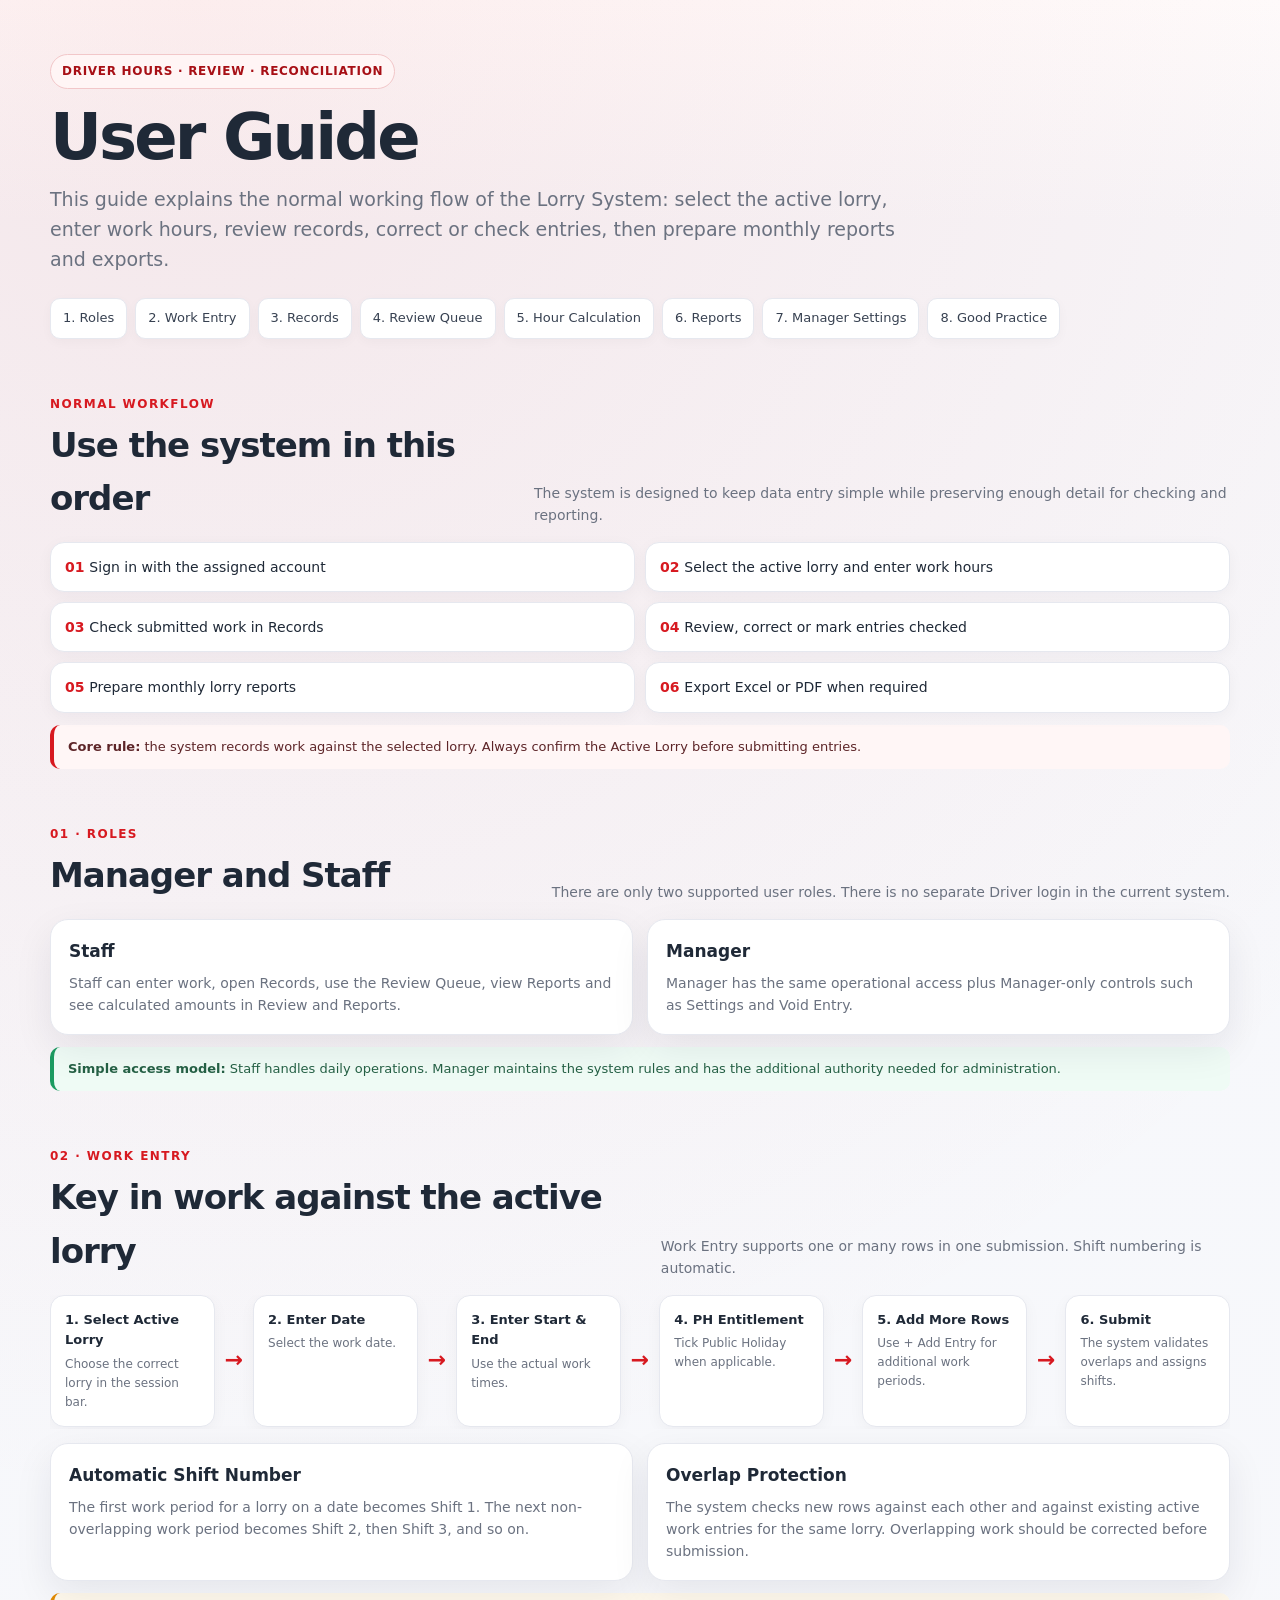
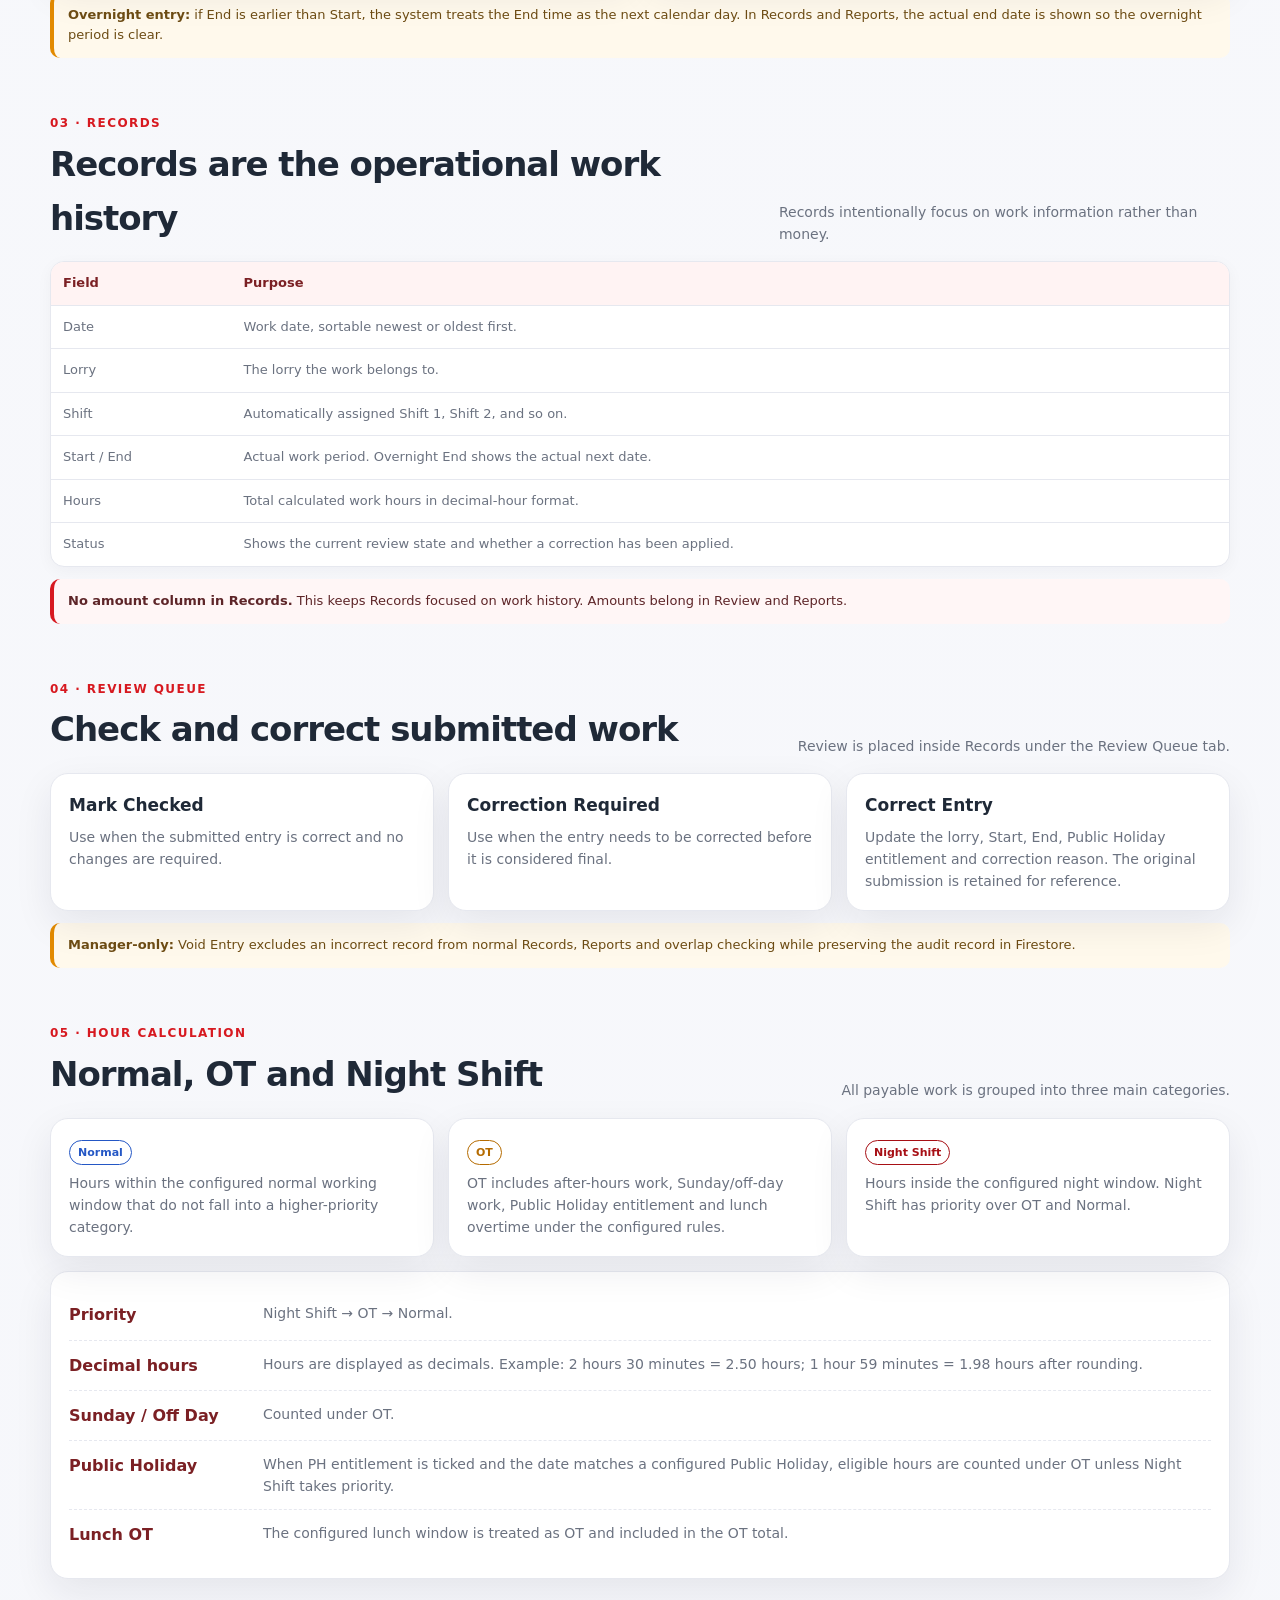
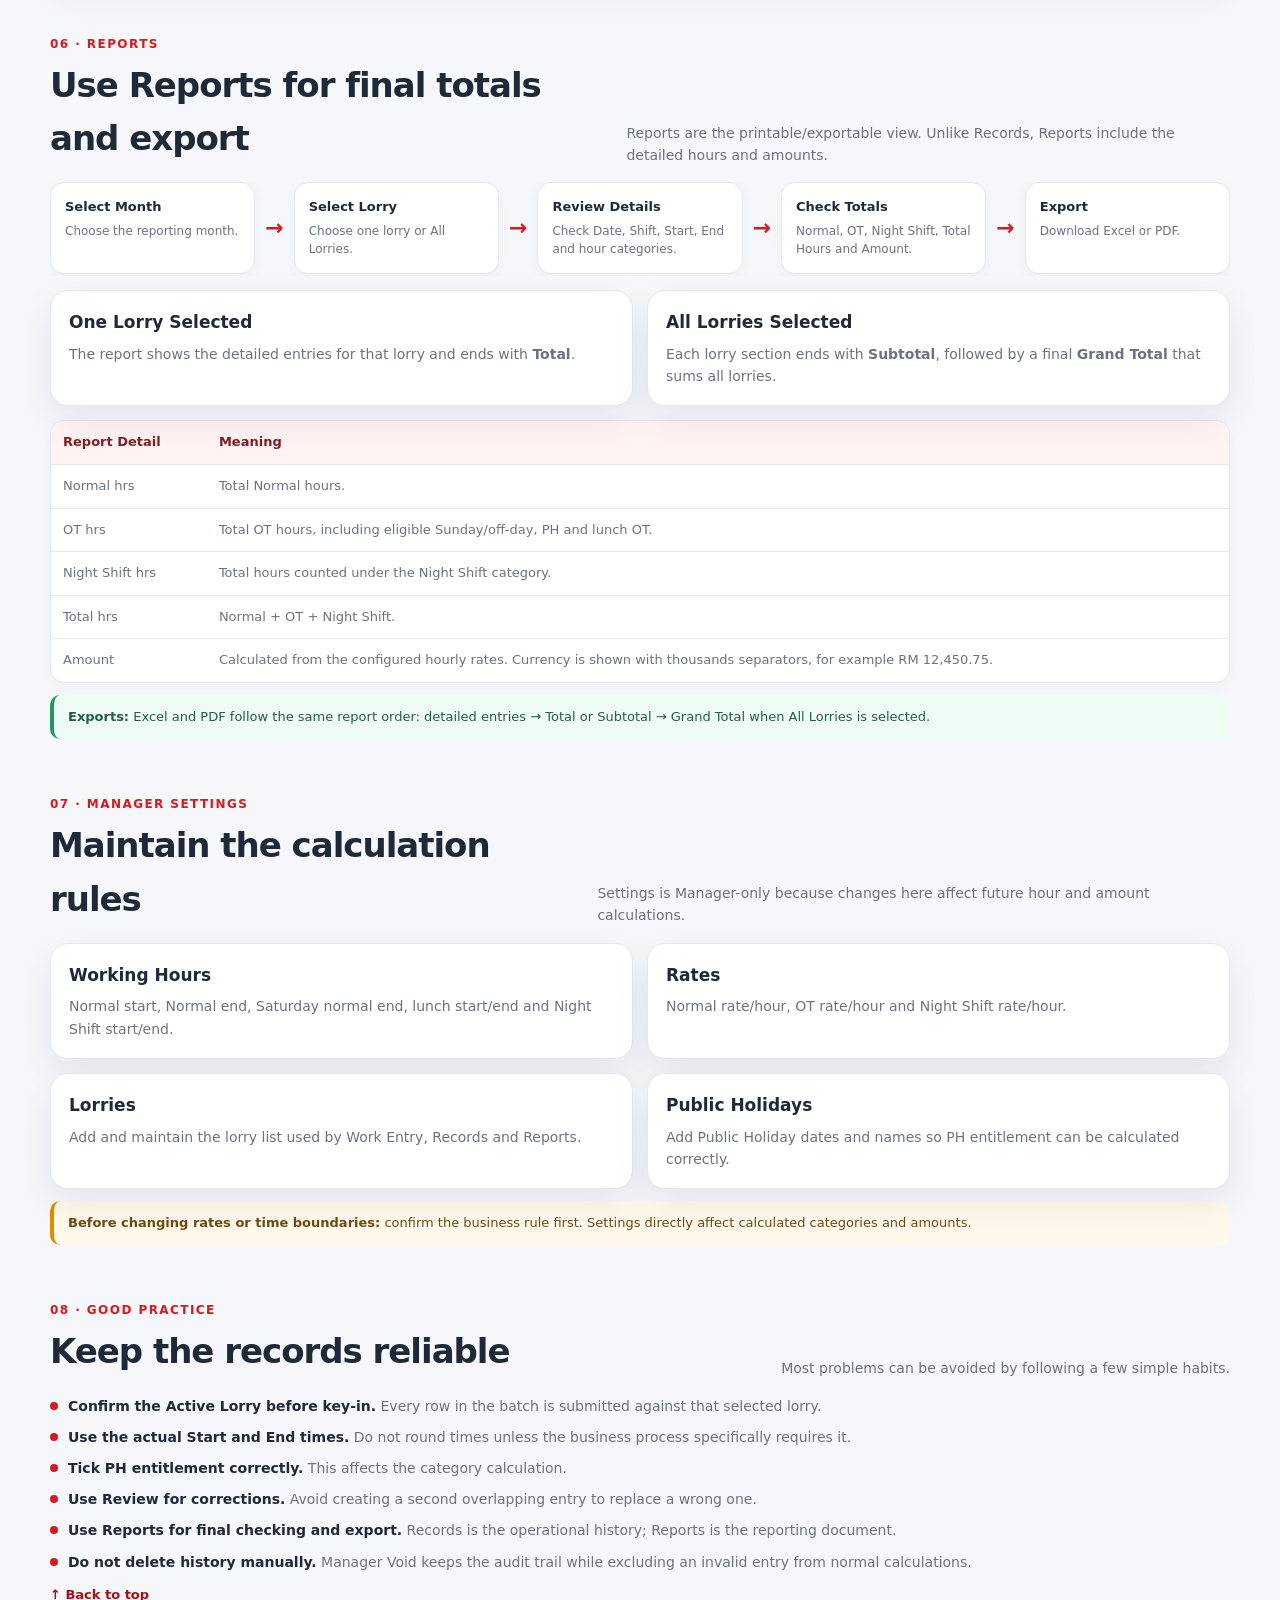
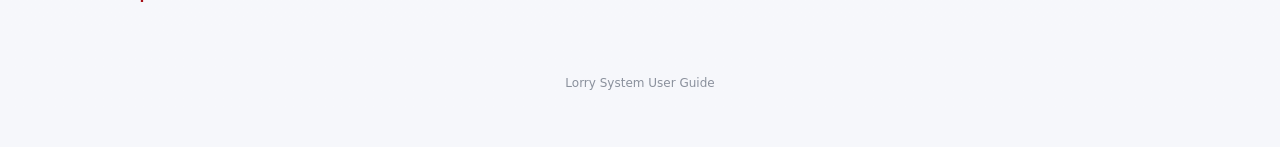
<file: guide.html>
<!doctype html>
<html lang="en">
<head>
<meta charset="utf-8">
<meta name="viewport" content="width=device-width,initial-scale=1">
<meta name="theme-color" content="#ffffff">
<title>Lorry System User Guide</title>
<meta name="description" content="Operational user guide for the Lorry System work-hour, review and reporting workflow.">
<style>
:root{
  --bg:#f6f7fb;--paper:#ffffff;--paper2:#fff8f8;--line:#e6e8ef;
  --text:#1f2937;--muted:#6b7280;--red:#d71920;--red2:#a70f15;
  --soft:#fde8e8;--green:#138a55;--amber:#b56b00;--blue:#2457c5;
  --shadow:0 14px 38px rgba(20,28,45,.08);--max:1180px
}
*{box-sizing:border-box}
html{scroll-behavior:smooth;background:var(--bg)}
body{
  margin:0;font-family:Inter,ui-sans-serif,system-ui,-apple-system,BlinkMacSystemFont,"Segoe UI",sans-serif;
  color:var(--text);line-height:1.58;
  background:
    radial-gradient(circle at 15% 0%,rgba(215,25,32,.08),transparent 30%),
    linear-gradient(180deg,#fff 0,#f7f8fb 220px,#f6f7fb 100%);
}
a{color:inherit}
.wrap{width:min(var(--max),calc(100% - 28px));margin:auto}
.hero{padding:54px 0 28px}
.badge{display:inline-flex;align-items:center;gap:7px;border:1px solid #f2c7c9;background:#fff5f5;color:var(--red2);padding:7px 11px;border-radius:999px;font-size:12px;font-weight:800;letter-spacing:.06em;text-transform:uppercase}
h1{font-size:clamp(36px,6vw,64px);line-height:1.02;margin:16px 0 14px;letter-spacing:-.045em}
.hero p{max-width:850px;color:var(--muted);font-size:clamp(16px,2vw,19px);margin:0}
.quicknav{display:flex;flex-wrap:wrap;gap:8px;margin-top:24px}
.quicknav a{text-decoration:none;border:1px solid var(--line);background:#fff;padding:9px 12px;border-radius:10px;font-size:13px;color:#374151;box-shadow:0 3px 12px rgba(0,0,0,.03)}
.quicknav a:hover{border-color:#efb3b6;color:var(--red2);background:#fff8f8}
.section{padding:28px 0}
.section-title{display:flex;align-items:flex-end;justify-content:space-between;gap:16px;margin-bottom:16px}
.section h2{margin:0;font-size:clamp(24px,4vw,34px);letter-spacing:-.03em}
.kicker{color:var(--red);font-size:12px;font-weight:900;letter-spacing:.12em;text-transform:uppercase;margin-bottom:5px}
.sub{color:var(--muted);font-size:14px;max-width:720px}
.card{background:var(--paper);border:1px solid var(--line);border-radius:18px;padding:18px;box-shadow:var(--shadow)}
.card h3{margin:0 0 7px;font-size:17px}.card p{margin:0;color:var(--muted);font-size:14px}
.grid{display:grid;grid-template-columns:repeat(3,minmax(0,1fr));gap:14px}.grid.two{grid-template-columns:repeat(2,minmax(0,1fr))}
.sequence{counter-reset:seq;display:grid;grid-template-columns:repeat(2,minmax(0,1fr));gap:10px}
.sequence a{counter-increment:seq;text-decoration:none;background:#fff;border:1px solid var(--line);border-radius:14px;padding:13px 14px;font-size:14px;box-shadow:0 4px 16px rgba(20,28,45,.04)}
.sequence a:before{content:counter(seq,decimal-leading-zero) "  ";color:var(--red);font-weight:900}
.sequence a:hover{border-color:#efb3b6;background:#fffafa}
.flow{display:flex;align-items:stretch;gap:8px;overflow-x:auto;padding-bottom:2px}
.step{flex:1 0 150px;min-width:150px;background:#fff;border:1px solid var(--line);border-radius:14px;padding:14px;box-shadow:0 4px 16px rgba(20,28,45,.04)}
.step b{display:block;font-size:13px;margin-bottom:4px}.step span{display:block;font-size:12px;color:var(--muted)}
.arrow{align-self:center;color:var(--red);font-size:22px;font-weight:900;padding:0 2px}
.note{border-left:4px solid var(--red);background:#fff6f6;border-radius:10px;padding:12px 14px;color:#5d2528;font-size:13px;margin-top:12px}
.note.warn{border-left-color:#e28a00;background:#fff9ec;color:#6c4b13}
.note.ok{border-left-color:#1c9b61;background:#effbf5;color:#245f44}
.list{display:grid;gap:9px;margin-top:12px}.item{display:flex;gap:10px;align-items:flex-start}
.dot{width:8px;height:8px;border-radius:999px;background:var(--red);margin-top:7px;flex:0 0 auto}
.item div{font-size:14px;color:var(--muted)}.item strong{color:var(--text)}
.table{width:100%;border-collapse:separate;border-spacing:0;overflow:hidden;border:1px solid var(--line);border-radius:14px;background:#fff;box-shadow:0 4px 16px rgba(20,28,45,.04)}
.table th,.table td{text-align:left;padding:11px 12px;border-bottom:1px solid var(--line);font-size:13px;vertical-align:top}
.table th{background:#fff3f3;color:#7b2024}.table td{color:var(--muted)}.table tr:last-child td{border-bottom:0}
.tag{display:inline-block;padding:3px 8px;border-radius:999px;font-size:11px;font-weight:900;border:1px solid currentColor}
.red{color:var(--red2)}.green{color:var(--green)}.amber{color:var(--amber)}.blue{color:var(--blue)}
.rule{display:grid;grid-template-columns:180px 1fr;gap:14px;padding:12px 0;border-bottom:1px dashed var(--line)}
.rule:last-child{border-bottom:0}.rule b{color:#7b2024}.rule span{color:var(--muted);font-size:14px}
.backtop{display:inline-flex;margin-top:12px;text-decoration:none;color:var(--red2);font-weight:800;font-size:13px}
footer{padding:40px 0 54px;color:#8a909c;font-size:12px;text-align:center}
@media(max-width:860px){
  .grid,.grid.two,.sequence{grid-template-columns:1fr}.section-title{display:block}.flow{display:grid;overflow:visible}
  .step{min-width:0}.arrow{transform:rotate(90deg);text-align:center;padding:0}.table{display:block;overflow-x:auto;white-space:nowrap}.rule{grid-template-columns:1fr;gap:3px}
}
@media(max-width:520px){.hero{padding-top:34px}.wrap{width:min(100% - 20px,var(--max))}.card{padding:15px}.quicknav a{font-size:12px;padding:8px 10px}.section{padding:23px 0}}
</style>
</head>
<body>
<header class="hero" id="top"><div class="wrap">
  <div class="badge">Driver hours · review · reconciliation</div>
  <h1>User Guide</h1>
  <p>This guide explains the normal working flow of the Lorry System: select the active lorry, enter work hours, review records, correct or check entries, then prepare monthly reports and exports.</p>
  <nav class="quicknav" aria-label="Guide sections">
    <a href="#roles">1. Roles</a>
    <a href="#entry">2. Work Entry</a>
    <a href="#records">3. Records</a>
    <a href="#review">4. Review Queue</a>
    <a href="#calculation">5. Hour Calculation</a>
    <a href="#reports">6. Reports</a>
    <a href="#settings">7. Manager Settings</a>
    <a href="#goodpractice">8. Good Practice</a>
  </nav>
</div></header>

<main class="wrap">
<section class="section">
  <div class="section-title"><div><div class="kicker">Normal Workflow</div><h2>Use the system in this order</h2></div><div class="sub">The system is designed to keep data entry simple while preserving enough detail for checking and reporting.</div></div>
  <div class="sequence">
    <a href="#roles">Sign in with the assigned account</a>
    <a href="#entry">Select the active lorry and enter work hours</a>
    <a href="#records">Check submitted work in Records</a>
    <a href="#review">Review, correct or mark entries checked</a>
    <a href="#reports">Prepare monthly lorry reports</a>
    <a href="#reports">Export Excel or PDF when required</a>
  </div>
  <div class="note"><strong>Core rule:</strong> the system records work against the selected lorry. Always confirm the Active Lorry before submitting entries.</div>
</section>

<section id="roles" class="section">
  <div class="section-title"><div><div class="kicker">01 · Roles</div><h2>Manager and Staff</h2></div><div class="sub">There are only two supported user roles. There is no separate Driver login in the current system.</div></div>
  <div class="grid two">
    <div class="card"><h3>Staff</h3><p>Staff can enter work, open Records, use the Review Queue, view Reports and see calculated amounts in Review and Reports.</p></div>
    <div class="card"><h3>Manager</h3><p>Manager has the same operational access plus Manager-only controls such as Settings and Void Entry.</p></div>
  </div>
  <div class="note ok"><strong>Simple access model:</strong> Staff handles daily operations. Manager maintains the system rules and has the additional authority needed for administration.</div>
</section>

<section id="entry" class="section">
  <div class="section-title"><div><div class="kicker">02 · Work Entry</div><h2>Key in work against the active lorry</h2></div><div class="sub">Work Entry supports one or many rows in one submission. Shift numbering is automatic.</div></div>
  <div class="flow">
    <div class="step"><b>1. Select Active Lorry</b><span>Choose the correct lorry in the session bar.</span></div><div class="arrow">→</div>
    <div class="step"><b>2. Enter Date</b><span>Select the work date.</span></div><div class="arrow">→</div>
    <div class="step"><b>3. Enter Start & End</b><span>Use the actual work times.</span></div><div class="arrow">→</div>
    <div class="step"><b>4. PH Entitlement</b><span>Tick Public Holiday when applicable.</span></div><div class="arrow">→</div>
    <div class="step"><b>5. Add More Rows</b><span>Use + Add Entry for additional work periods.</span></div><div class="arrow">→</div>
    <div class="step"><b>6. Submit</b><span>The system validates overlaps and assigns shifts.</span></div>
  </div>

  <div class="grid two" style="margin-top:14px">
    <div class="card"><h3>Automatic Shift Number</h3><p>The first work period for a lorry on a date becomes Shift 1. The next non-overlapping work period becomes Shift 2, then Shift 3, and so on.</p></div>
    <div class="card"><h3>Overlap Protection</h3><p>The system checks new rows against each other and against existing active work entries for the same lorry. Overlapping work should be corrected before submission.</p></div>
  </div>

  <div class="note warn"><strong>Overnight entry:</strong> if End is earlier than Start, the system treats the End time as the next calendar day. In Records and Reports, the actual end date is shown so the overnight period is clear.</div>
</section>

<section id="records" class="section">
  <div class="section-title"><div><div class="kicker">03 · Records</div><h2>Records are the operational work history</h2></div><div class="sub">Records intentionally focus on work information rather than money.</div></div>
  <table class="table">
    <thead><tr><th>Field</th><th>Purpose</th></tr></thead>
    <tbody>
      <tr><td>Date</td><td>Work date, sortable newest or oldest first.</td></tr>
      <tr><td>Lorry</td><td>The lorry the work belongs to.</td></tr>
      <tr><td>Shift</td><td>Automatically assigned Shift 1, Shift 2, and so on.</td></tr>
      <tr><td>Start / End</td><td>Actual work period. Overnight End shows the actual next date.</td></tr>
      <tr><td>Hours</td><td>Total calculated work hours in decimal-hour format.</td></tr>
      <tr><td>Status</td><td>Shows the current review state and whether a correction has been applied.</td></tr>
    </tbody>
  </table>
  <div class="note"><strong>No amount column in Records.</strong> This keeps Records focused on work history. Amounts belong in Review and Reports.</div>
</section>

<section id="review" class="section">
  <div class="section-title"><div><div class="kicker">04 · Review Queue</div><h2>Check and correct submitted work</h2></div><div class="sub">Review is placed inside Records under the Review Queue tab.</div></div>
  <div class="grid">
    <div class="card"><h3>Mark Checked</h3><p>Use when the submitted entry is correct and no changes are required.</p></div>
    <div class="card"><h3>Correction Required</h3><p>Use when the entry needs to be corrected before it is considered final.</p></div>
    <div class="card"><h3>Correct Entry</h3><p>Update the lorry, Start, End, Public Holiday entitlement and correction reason. The original submission is retained for reference.</p></div>
  </div>
  <div class="note warn"><strong>Manager-only:</strong> Void Entry excludes an incorrect record from normal Records, Reports and overlap checking while preserving the audit record in Firestore.</div>
</section>

<section id="calculation" class="section">
  <div class="section-title"><div><div class="kicker">05 · Hour Calculation</div><h2>Normal, OT and Night Shift</h2></div><div class="sub">All payable work is grouped into three main categories.</div></div>
  <div class="grid">
    <div class="card"><h3><span class="tag blue">Normal</span></h3><p>Hours within the configured normal working window that do not fall into a higher-priority category.</p></div>
    <div class="card"><h3><span class="tag amber">OT</span></h3><p>OT includes after-hours work, Sunday/off-day work, Public Holiday entitlement and lunch overtime under the configured rules.</p></div>
    <div class="card"><h3><span class="tag red">Night Shift</span></h3><p>Hours inside the configured night window. Night Shift has priority over OT and Normal.</p></div>
  </div>

  <div class="card" style="margin-top:14px">
    <div class="rule"><b>Priority</b><span>Night Shift → OT → Normal.</span></div>
    <div class="rule"><b>Decimal hours</b><span>Hours are displayed as decimals. Example: 2 hours 30 minutes = 2.50 hours; 1 hour 59 minutes = 1.98 hours after rounding.</span></div>
    <div class="rule"><b>Sunday / Off Day</b><span>Counted under OT.</span></div>
    <div class="rule"><b>Public Holiday</b><span>When PH entitlement is ticked and the date matches a configured Public Holiday, eligible hours are counted under OT unless Night Shift takes priority.</span></div>
    <div class="rule"><b>Lunch OT</b><span>The configured lunch window is treated as OT and included in the OT total.</span></div>
  </div>
</section>

<section id="reports" class="section">
  <div class="section-title"><div><div class="kicker">06 · Reports</div><h2>Use Reports for final totals and export</h2></div><div class="sub">Reports are the printable/exportable view. Unlike Records, Reports include the detailed hours and amounts.</div></div>

  <div class="flow">
    <div class="step"><b>Select Month</b><span>Choose the reporting month.</span></div><div class="arrow">→</div>
    <div class="step"><b>Select Lorry</b><span>Choose one lorry or All Lorries.</span></div><div class="arrow">→</div>
    <div class="step"><b>Review Details</b><span>Check Date, Shift, Start, End and hour categories.</span></div><div class="arrow">→</div>
    <div class="step"><b>Check Totals</b><span>Normal, OT, Night Shift, Total Hours and Amount.</span></div><div class="arrow">→</div>
    <div class="step"><b>Export</b><span>Download Excel or PDF.</span></div>
  </div>

  <div class="grid two" style="margin-top:14px">
    <div class="card"><h3>One Lorry Selected</h3><p>The report shows the detailed entries for that lorry and ends with <strong>Total</strong>.</p></div>
    <div class="card"><h3>All Lorries Selected</h3><p>Each lorry section ends with <strong>Subtotal</strong>, followed by a final <strong>Grand Total</strong> that sums all lorries.</p></div>
  </div>

  <table class="table" style="margin-top:14px">
    <thead><tr><th>Report Detail</th><th>Meaning</th></tr></thead>
    <tbody>
      <tr><td>Normal hrs</td><td>Total Normal hours.</td></tr>
      <tr><td>OT hrs</td><td>Total OT hours, including eligible Sunday/off-day, PH and lunch OT.</td></tr>
      <tr><td>Night Shift hrs</td><td>Total hours counted under the Night Shift category.</td></tr>
      <tr><td>Total hrs</td><td>Normal + OT + Night Shift.</td></tr>
      <tr><td>Amount</td><td>Calculated from the configured hourly rates. Currency is shown with thousands separators, for example RM 12,450.75.</td></tr>
    </tbody>
  </table>

  <div class="note ok"><strong>Exports:</strong> Excel and PDF follow the same report order: detailed entries → Total or Subtotal → Grand Total when All Lorries is selected.</div>
</section>

<section id="settings" class="section">
  <div class="section-title"><div><div class="kicker">07 · Manager Settings</div><h2>Maintain the calculation rules</h2></div><div class="sub">Settings is Manager-only because changes here affect future hour and amount calculations.</div></div>
  <div class="grid two">
    <div class="card"><h3>Working Hours</h3><p>Normal start, Normal end, Saturday normal end, lunch start/end and Night Shift start/end.</p></div>
    <div class="card"><h3>Rates</h3><p>Normal rate/hour, OT rate/hour and Night Shift rate/hour.</p></div>
    <div class="card"><h3>Lorries</h3><p>Add and maintain the lorry list used by Work Entry, Records and Reports.</p></div>
    <div class="card"><h3>Public Holidays</h3><p>Add Public Holiday dates and names so PH entitlement can be calculated correctly.</p></div>
  </div>
  <div class="note warn"><strong>Before changing rates or time boundaries:</strong> confirm the business rule first. Settings directly affect calculated categories and amounts.</div>
</section>

<section id="goodpractice" class="section">
  <div class="section-title"><div><div class="kicker">08 · Good Practice</div><h2>Keep the records reliable</h2></div><div class="sub">Most problems can be avoided by following a few simple habits.</div></div>
  <div class="list">
    <div class="item"><span class="dot"></span><div><strong>Confirm the Active Lorry before key-in.</strong> Every row in the batch is submitted against that selected lorry.</div></div>
    <div class="item"><span class="dot"></span><div><strong>Use the actual Start and End times.</strong> Do not round times unless the business process specifically requires it.</div></div>
    <div class="item"><span class="dot"></span><div><strong>Tick PH entitlement correctly.</strong> This affects the category calculation.</div></div>
    <div class="item"><span class="dot"></span><div><strong>Use Review for corrections.</strong> Avoid creating a second overlapping entry to replace a wrong one.</div></div>
    <div class="item"><span class="dot"></span><div><strong>Use Reports for final checking and export.</strong> Records is the operational history; Reports is the reporting document.</div></div>
    <div class="item"><span class="dot"></span><div><strong>Do not delete history manually.</strong> Manager Void keeps the audit trail while excluding an invalid entry from normal calculations.</div></div>
  </div>
  <a class="backtop" href="#top">↑ Back to top</a>
</section>
</main>

<footer>
  Lorry System User Guide
</footer>
</body>
</html>
</file>
